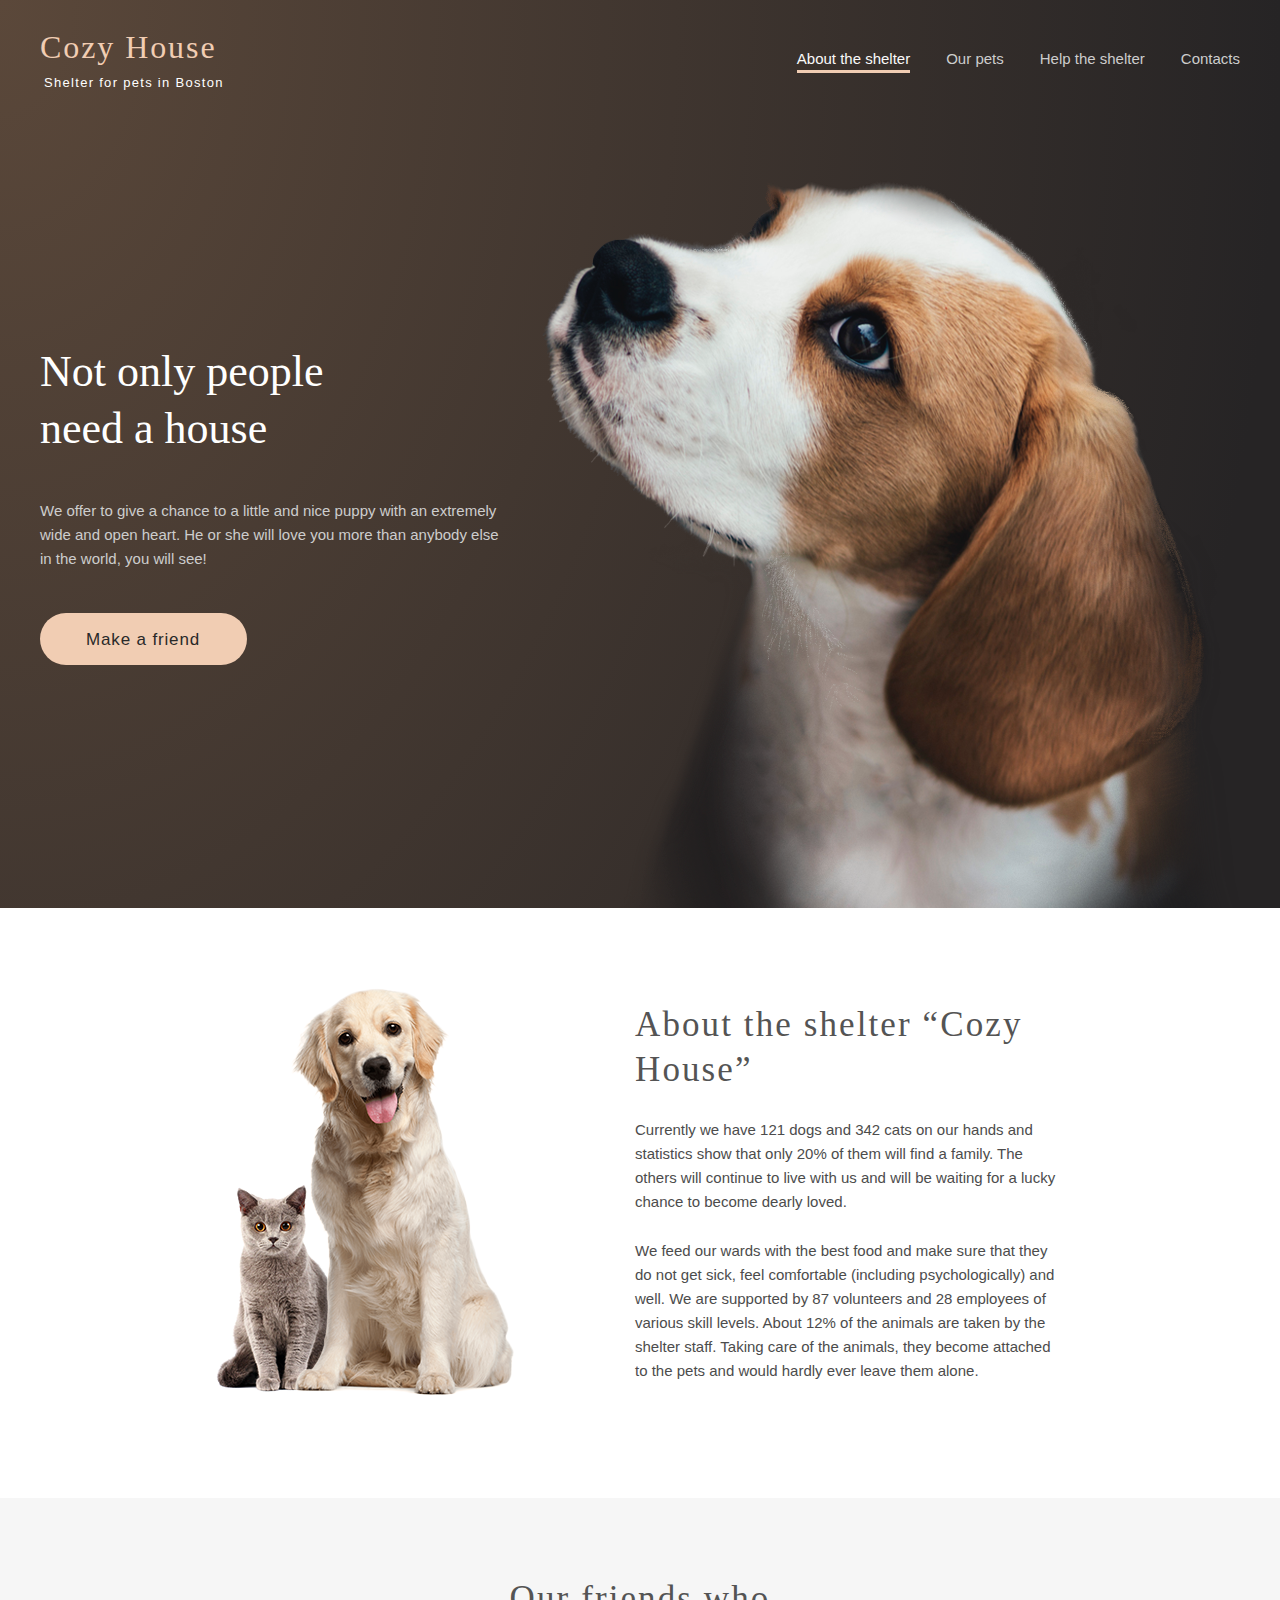
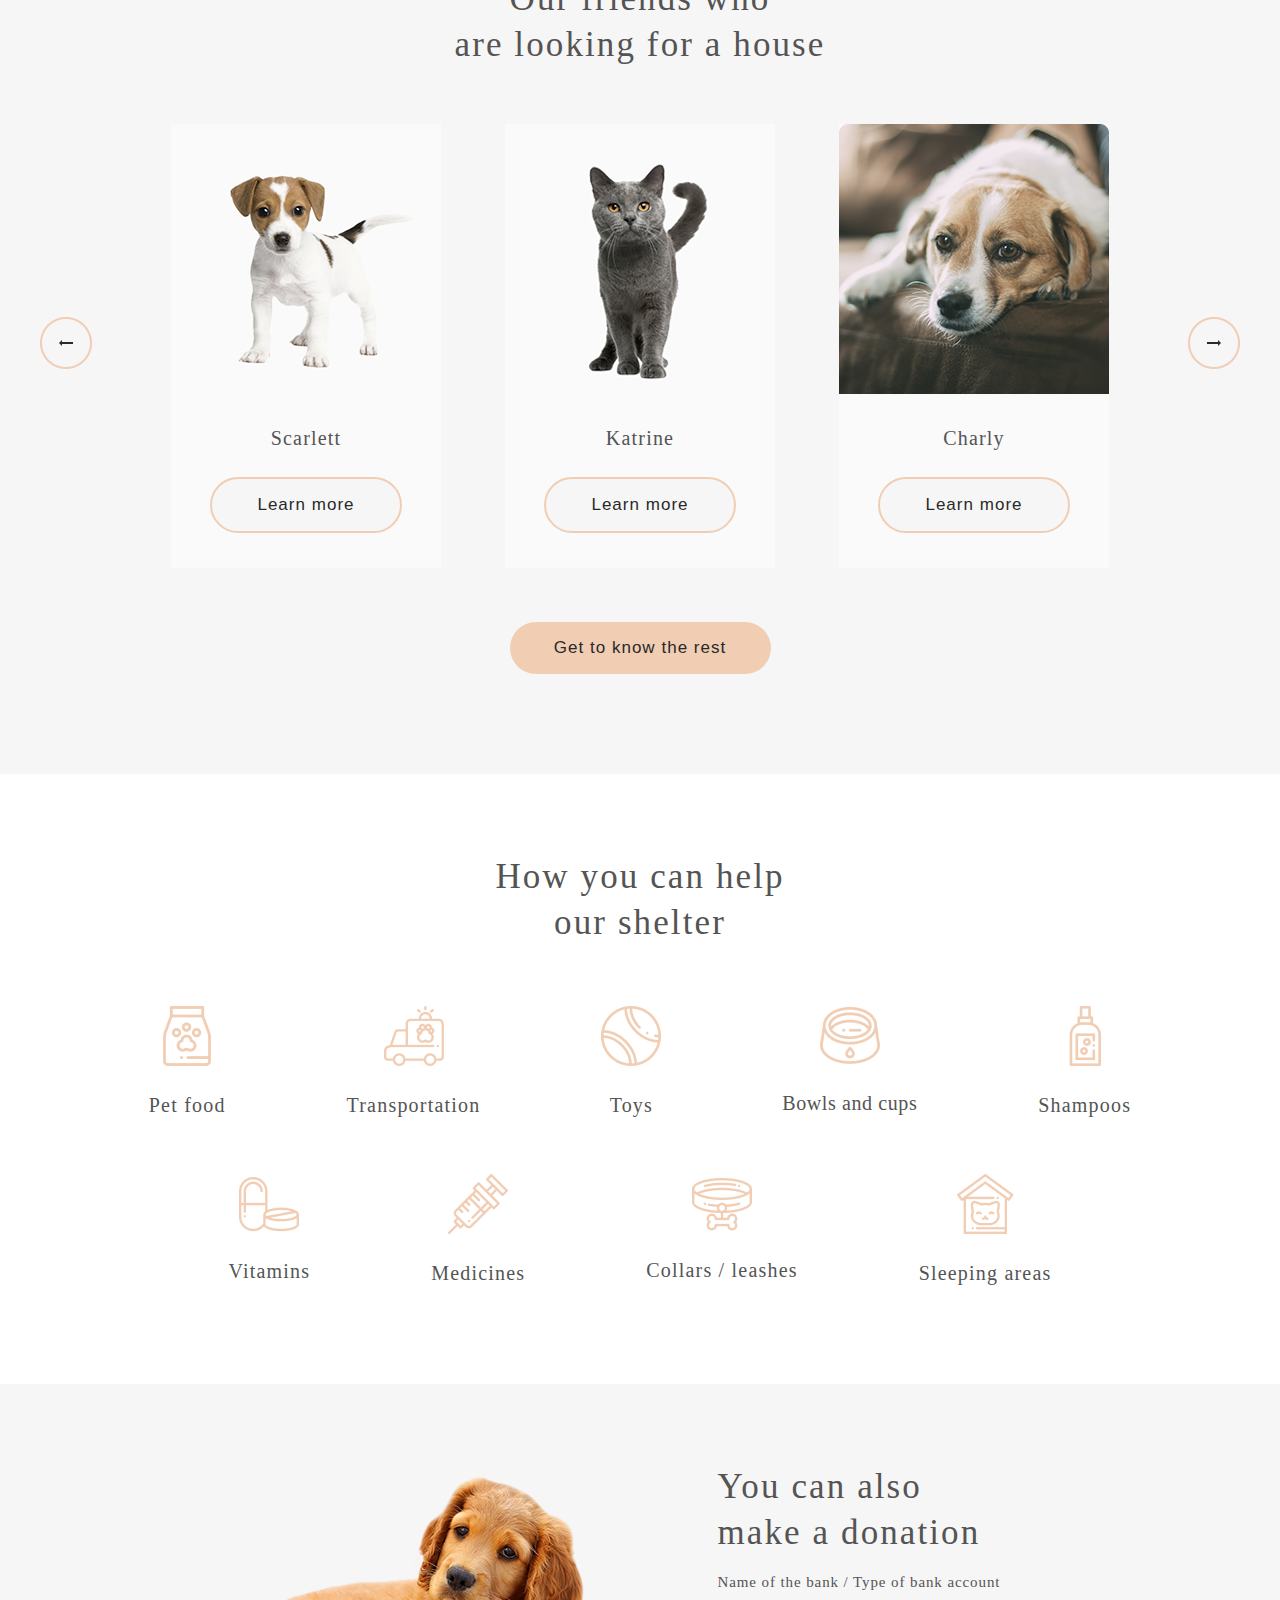
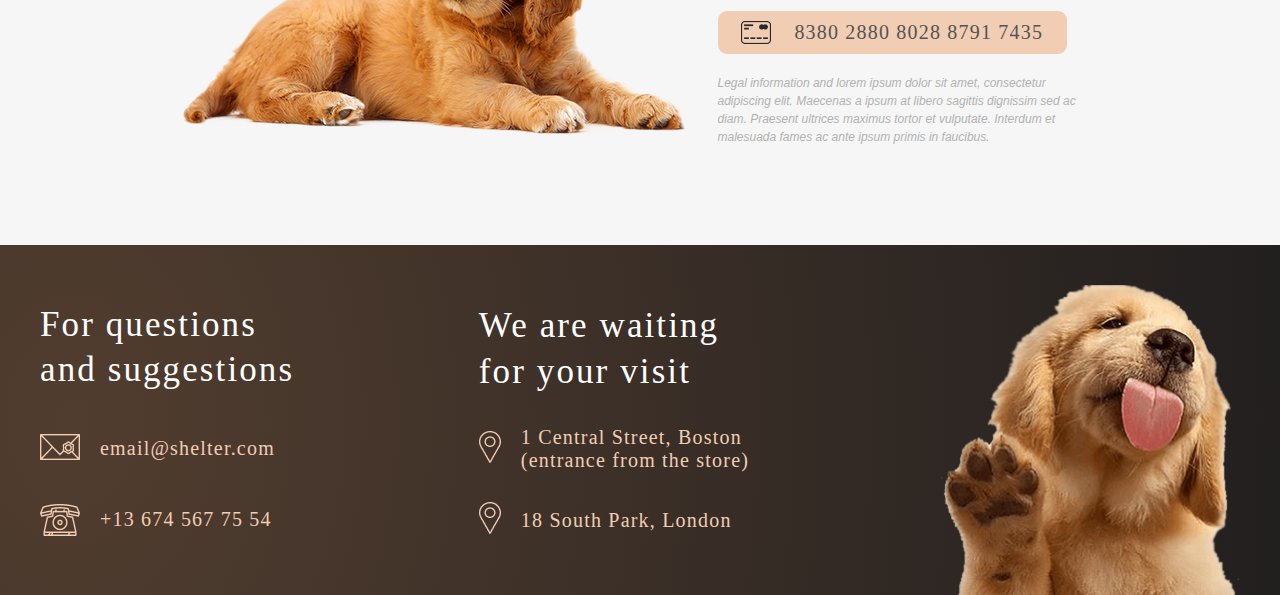
<file: index.html>
<!DOCTYPE html>
<html lang="en">

<head>
    <title>Shelter</title>
    <meta charset="UTF-8">
    <link rel="stylesheet" href="styles/style.css">
    <meta name="viewport" content="width=device-width, initial-scale=1">
    <link type="Image/x-icon" href="assets/icons8-dog-16.png" rel="icon">
</head>

<body class="body">
    <div class="header-container">
        <header class="header">
            <div class="header-wrapper">
                <div class="header-topbar">
                    <div class="header-logo">
                        <div class="header-logo__text" id="link-text-color" onclick="cozyAlert()">Cozy House</div>
                        <div class="header-logo__comment">Shelter for pets in Boston</div>
                    </div>
                </div>
                <div class="header-burger" id="burger">
                    <span class="line1"></span>
                    <span class="line2"></span>
                    <span class="line3"></span>
                </div>
                <div class="header-navy">
                    <nav class="nav">
                        <ul class="nav-list">
                            <li class="nav-item"><a id="about-shelter">About the shelter</a></li>
                            <li class="nav-item"><a href="pets.html">Our pets</a></li>
                            <li class="nav-item"><a href="#help">Help the shelter</a></li>
                            <li class="nav-item"><a href="#footer">Contacts</a></li>
                        </ul>
                    </nav>
                </div>
            </div>
        </header>
        <section class="notOnly">
            <div class="notOnly-container">
                <div class="notOnly-content">
                    <h1 class="notOnly-h1">
                        Not only people<br>
                        need a house
                    </h1>
                    <p class="notOnly-p">We offer to give a chance to a little and nice puppy with an extremely
                        wide and open heart.
                        He or she will love you more than anybody else
                        in the world, you will see!</p>
                    <button class="button" id="notOnly-button" onclick="document.location='#ourFriends'">Make a
                        friend</button>
                </div>
                <div class="notOnly-image">
                    <img src="assets/start-screen-puppy.png" alt="puppy-image">
                </div>
            </div>
        </section>
    </div>
    <section class="about">
        <div class="container">
            <div class="about-image">
                <img class="about-image__pets" src="assets/about-pets.png" alt="about pets">
            </div>
            <div class="about-content">
                <h2 class="about-h2">
                    About the shelter “Cozy House”
                </h2>
                <p class="about-p">
                    Currently we have 121 dogs and 342 cats on our hands and statistics show that only 20% of them will
                    find a family.
                    The others will continue to live with us and will be waiting for a lucky chance to become dearly
                    loved.
                </p>
                <p class="about-p">
                    We feed our wards with the best food and make sure that they do not get sick, feel comfortable
                    (including psychologically) and well.
                    We are supported by 87 volunteers and 28 employees of various skill levels.
                    About 12% of the animals are taken by the shelter staff.
                    Taking care of the animals, they become attached to the pets and would hardly ever leave them alone.
            </div>
        </div>
    </section>
    <section class="ourFriends" id="ourFriends">
        <div class="ourFriends-container">
            <div class="ourFriends-head">
                <h2 class="ourFriends-h2">
                    Our friends who<br>are looking for a house
                </h2>
            </div>
            <div class="ourFriends-carousel">
                <button class="ourFriends-button" id="leftButton">
                    <img src="assets/button_arrow_left.png" alt="left button">
                </button>

                <div class="ourFriends-content" id="ourFriends-content">
                </div>

                <button class="ourFriends-button" id="rightButton">
                    <img src="assets/button_arrow_right.png" alt="right button">
                </button>
            </div>
            <div class="ourFriends-footer__button">
                <button class="button" id="getToKnow-button" onclick="document.location='pets.html'">Get to know the
                    rest</button>
            </div>
        </div>
    </section>
    <section class="help" id="help">
        <div class="help-container">
            <h2 class="help-h2">How you can help<br>our shelter</h2>
            <div class="help-icon__content">
                <div class="help-item">
                    <img id="petFood" src="assets/petfood.png" alt="petfood">
                    <p class="help-icon__p">Pet food</p>
                </div>
                <div class="help-item">
                    <img src="assets/transportation.png" alt="transportation">
                    <p class="help-icon__p">Transportation</p>
                </div>
                <div class="help-item">
                    <img src="assets/toys.png" alt="toys">
                    <p class="help-icon__p">Toys</p>
                </div>
                <div class="help-item">
                    <img src="assets/bowls-and-cups.png" alt="bowls-and-cups">
                    <p class="help-icon__p bowls">Bowls and cups</p>
                </div>
                <div class="help-item">
                    <img id="shampoos" src="assets/shampoos.png" alt="shampoos">
                    <p class="help-icon__p">Shampoos</p>
                </div>

                <div class="help-item">
                    <img id="vitamins" src="assets/vitamins.png" alt="vitamins">
                    <p class="help-icon__p">Vitamins</p>
                </div>
                <div class="help-item">
                    <img src="assets/medicines.png" alt="medicines">
                    <p class="help-icon__p">Medicines</p>
                </div>
                <div class="help-item">
                    <img id="collars" src="assets/collars-or-leashes.png" alt="collars-or-leashes">
                    <p class="help-icon__p">Collars / leashes</p>
                </div>
                <div class="help-item">
                    <img id="sleeping-area" src="assets/sleeping-area.png" alt="sleeping-area">
                    <p class="help-icon__p">Sleeping areas</p>
                </div>
            </div>
        </div>
    </section>
    <section class="inAddition">
        <div class="inAddition-container">
            <div class="inAddition-picture">
                <img class="inAddition-image" src="assets/donation-dog.png" alt="donation-dog">
            </div>
            <div class="inAddition-content">
                <h2 class="inAddition-h2">You can also<br>make a donation</h2>
                <p class="inAddition-p">Name of the bank / Type of bank account</p>
                <button class="button" id="inAddition-button" onclick="cardAlert()">
                    <img src="assets/credit-card.png" alt="credit-card">
                    <span class="credit-card-number">8380 2880 8028 8791 7435</span>
                </button>
                <p class="inAddition-p-legalinfo">
                    Legal information and lorem ipsum dolor sit amet, consectetur adipiscing elit.
                    Maecenas a ipsum at libero sagittis dignissim sed ac diam.
                    Praesent ultrices maximus tortor et vulputate.
                    Interdum et malesuada fames ac ante ipsum primis in faucibus.</p>
            </div>
        </div>
    </section>
    <footer class="footer" id="footer">
        <div class="footer-container">
            <div class="footer-content">
                <div class="footer-content__question">
                    <h2 class="footer-h2">
                        For questions and suggestions
                    </h2>
                    <div class="footer-email">
                        <a href="mailto:email@shelter.com">
                            <img class="email" src="assets/mail.png" alt="email"></a>
                        <a href="mailto:email@shelter.com">
                            <p class="footer-p">email@shelter.com</p>
                        </a>
                    </div>
                    <div class="footer-phone">
                        <a href="tel:+1(3674)567-75-54">
                            <img class="phone" src="assets/phone.png" alt="phone"></a>
                        <a href="tel:+1(3674)567-75-54">
                            <p class="footer-p phone-number">+13 674 567 75 54</p>
                        </a>
                    </div>
                </div>
                <div class="footer-content__waiting waiting-left">
                    <h2 class="footer-h2 waiting">
                        We are waiting for your visit
                    </h2>
                    <div class="footer-pin" id="footer-boston-adress">
                        <a href="https://goo.gl/maps/JP4eeMhgh8TqnPFD9" target="_blank">
                            <img class="pin" src="assets/pin.png" alt="pin"></a>
                        <a href="https://goo.gl/maps/JP4eeMhgh8TqnPFD9" target="_blank">
                            <p class="footer-p">1 Central Street, Boston<br>(entrance from the store)</p>
                        </a>
                    </div>
                    <div class="footer-pin" id="footer-london-adress">
                        <a href="https://goo.gl/maps/ATkAMDf9AueqcDBp7" target="_blank">
                            <img class="pin" src="assets/pin.png" alt="pin"></a>
                        <a href="https://goo.gl/maps/ATkAMDf9AueqcDBp7" target="_blank">
                            <p class="footer-p">18 South Park, London</p>
                        </a>
                    </div>
                </div>
            </div>
            <div class="footer-image">
                <img class="footer-puppy" src="assets/footer-puppy.png" alt="footer-puppy">
            </div>
        </div>
    </footer>
    <script src="script/index.js"></script>
    <script type="module" src="script/slider.js"></script>
</body>

</html>
</file>
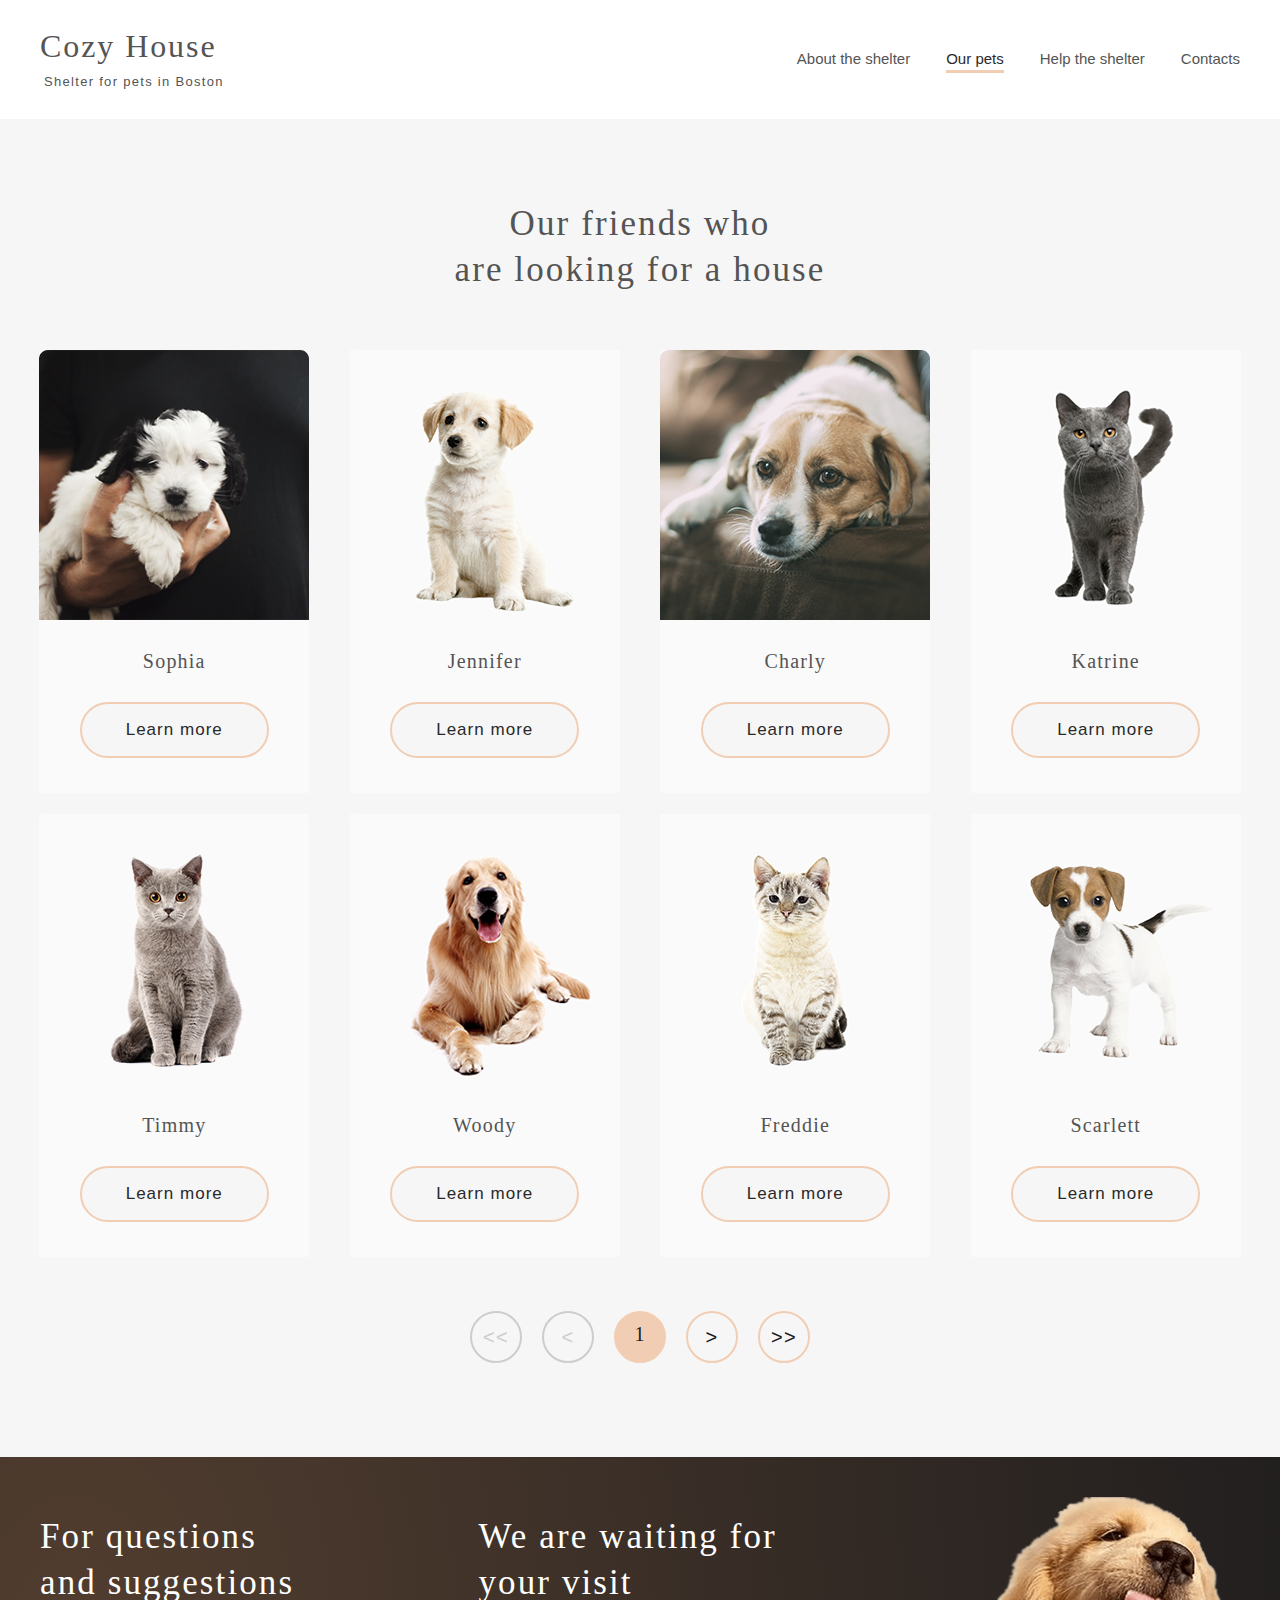
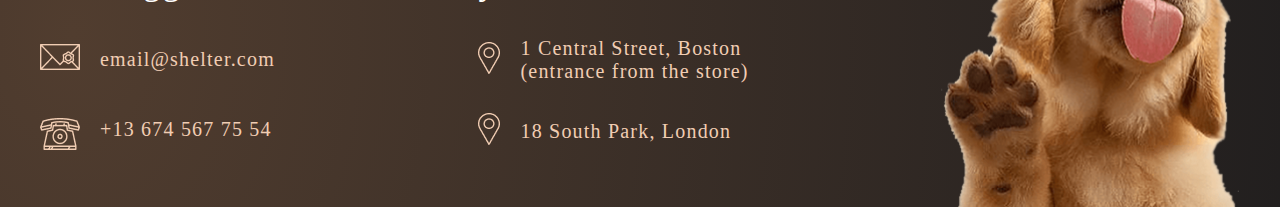
<file: pets.html>
<!DOCTYPE html>
<html lang="en">

<head>
    <title>Our pets</title>
    <meta charset="UTF-8">
    <link rel="stylesheet" href="styles/pets_style.css">
    <meta name="viewport" content="width=device-width, initial-scale=1">
    <link type="Image/x-icon" href="assets/icons8-dog-16.png" rel="icon">
</head>

<body class="body">
    <header class="header">
        <div class="wrapper">
            <div class="header-topbar">
                <div class="header-logo">
                    <div class="header-logo__text"><a href="index.html">Cozy House</a></div>
                    <div class="header-logo__comment"><a href="index.html">Shelter for pets in Boston</a></div>
                </div>
            </div>
            <div class="header-burger" id="burger">
                <span class="line1"></span>
                <span class="line2"></span>
                <span class="line3"></span>
            </div>
            <div class="header-navy">
                <nav class="nav">
                    <ul class="nav-list">
                        <li class="nav-item"><a href="index.html">About the shelter</a></li>
                        <li class="nav-item"><a id="our-pets" href="pets.html">Our pets</a></li>
                        <li class="nav-item"><a href="index.html#help">Help the shelter</a></li>
                        <li class="nav-item"><a href="#footer">Contacts</a></li>
                    </ul>
                </nav>
            </div>
        </div>
    </header>
    <main class="main" id="#main">
        <section class="ourFriends">
            <div class="ourFriends-container">
                <div class="ourFriends-head">
                    <h1 class="ourFriends-h2">
                        Our friends who<br>are looking for a house
                    </h1>
                </div>
                <div class="ourFriends-content" id="ourFriends-content">
                </div>
                <div class="ourFriends-toolbar">
                    <button class="button-toolbar double-left-button disabled">
                        &lt;&lt;
                    </button>
                    <button class="button-toolbar left-button disabled">
                        &lt;
                    </button>
                    <button class="button-toolbar main-button">
                        <span id="main-button">1</span>
                    </button>
                    <button class="button-toolbar right-button">
                        >
                    </button>
                    <button class="button-toolbar double-right-button">
                        >>
                    </button>
                </div>
            </div>
        </section>
    </main>
    <footer class="footer" id="footer">
        <div class="footer-container">
            <div class="footer-content">
                <div class="footer-content__question">
                    <h2 class="footer-h2">
                        For questions and suggestions
                    </h2>
                    <div class="footer-email">
                        <a href="mailto:email@shelter.com">
                            <img class="email" src="assets/mail.png" alt="email"></a>
                        <a href="mailto:email@shelter.com">
                            <p class="footer-p">email@shelter.com</p>
                        </a>
                    </div>
                    <div class="footer-phone">
                        <a href="tel:+1(3674)567-75-54">
                            <img class="phone" src="assets/phone.png" alt="phone"></a>
                        <a href="tel:+1(3674)567-75-54">
                            <p class="footer-p">+13 674 567 75 54</p>
                        </a>
                    </div>
                </div>
                <div class="footer-content__waiting waiting-left">
                    <h2 class="footer-h2 waiting">
                        We are waiting for your visit
                    </h2>
                    <div class="footer-pin" id="footer-boston-adress">
                        <a href="https://goo.gl/maps/JP4eeMhgh8TqnPFD9" target="_blank">
                            <img class="pin" src="assets/pin.png" alt="pin"></a>
                        <a href="https://goo.gl/maps/JP4eeMhgh8TqnPFD9" target="_blank">
                            <p class="footer-p boston">1 Central Street, Boston<br>(entrance from the store)</p>
                        </a>
                    </div>
                    <div class="footer-pin">
                        <a href="https://goo.gl/maps/ATkAMDf9AueqcDBp7" target="_blank">
                            <img class="pin" src="assets/pin.png" alt="pin"></a>
                        <a href="https://goo.gl/maps/ATkAMDf9AueqcDBp7" target="_blank">
                            <p class="footer-p">18 South Park, London</p>
                        </a>
                    </div>
                </div>
            </div>
            <div class="footer-image">
                <img class="footer-puppy" src="assets/footer-puppy.png" alt="footer-puppy">
            </div>
        </div>
    </footer>
    <script src="script/pets.js"></script>
    <script type="module" src="script/pagination.js"></script>
</body>

</html>
</file>
<file: styles/style.css>
* {
    box-sizing: border-box;
    text-decoration: none;
    list-style: none;
    margin: 0px;
    padding: 0px;
}

html {
    scroll-behavior: smooth;
}

body {
    font-family: 'Georgia';
    font-style: normal;
    margin: 0 auto;
}

.header-container {
    background-image: radial-gradient(100% 215.42% at 0% 0%, #5B483A 0%, #262425 100%);
}

.header-wrapper {
    display: flex;
    justify-content: space-between;
    align-items: center;
    padding: 30px 40px 30px 40px;
    font-family: 'Georgia';
    font-style: normal;
    font-weight: 400;
    max-width: 1280px;
    margin: 0 auto;
}

.header-logo__text {
    font-size: 32px;
    line-height: 110%;
    display: flex;
    align-items: center;
    letter-spacing: 0.06em;
    color: #F1CDB3;
    padding-bottom: 10px;
}

.header-logo__comment {
    font-family: 'Arial';
    font-style: normal;
    font-weight: 400;
    font-size: 13px;
    line-height: 15px;
    display: flex;
    align-items: center;
    letter-spacing: 0.1em;
    color: #fff;
    padding-left: 4px;
}

#about-shelter {
    border-bottom: 3px solid #F1CDB3;
    padding-bottom: 3px;
    color: #FAFAFA;
}

.header-navy {
    margin-bottom: 3px;
    display: flex;
    justify-content: flex-end;
    align-items: center;
    list-style: none;
}

.nav {
    display: flex;
    text-align: center;
    justify-content: space-between;
}

.nav-item {
    float: left;
    font-family: 'Arial';
    font-style: normal;
    font-weight: 400;
    font-size: 15px;
    line-height: 160%;
    color: #CDCDCD;
    padding-left: 36px;
}

.header-burger {
    display: none;
    width: 30px;
    height: 22px;
    border: none;
    position: relative;
    z-index: 2;
}

.header-burger span {
    position: absolute;
    width: 30px;
    height: 2px;
    background-color: #F1CDB3;
    transition: transform .5s, opacity .5s, background-color .5s;
}

.header-burger span:nth-child(1) {
    transform: translateY(0px);
}

.header-burger span:nth-child(2) {
    transform: translateY(10px);
}

.header-burger span:nth-child(3) {
    transform: translateY(20px);
}

.header.open .header-burger span:nth-child(1) {
    transform: translateY(0px) rotate(-90deg);
}

.header.open .header-burger span:nth-child(2) {
    transform: translateX(10px) rotate(-90deg);
}

.header.open .header-burger span:nth-child(3) {
    transform: translateX(20px) rotate(-90deg);
}

.header.open .header-burger span {
    background-color: #F1CDB3;
}

a {
    text-decoration: none;
    cursor: pointer;
}

a:link,
a:visited {
    color: #CDCDCD;
    text-decoration: none;
}

#link-text-color {
    color: #F1CDB3;
    cursor: pointer;
}

.nav-list li a:hover {
    border-bottom: 3px solid #F1CDB3;
    ;
    color: #F6F6F6
}

.notOnly-container {
    margin: 0 auto;
    padding: 20px 40px 0px 40px;
    display: flex;
    align-items: center;
    font-family: Georgia, 'Times New Roman', Times, serif;
    font-style: normal;
    font-weight: 400;
    max-width: 1280px;
}

.notOnly-content {
    display: flex;
    flex-direction: column;
    max-width: 460px;
    margin-bottom: 40px;
}

.notOnly-h1 {
    font-size: 44px;
    line-height: 130%;
    font-weight: 400;
    color: #fff;
}

.notOnly-p {
    font-family: 'Arial';
    font-style: normal;
    font-weight: 400;
    font-size: 15px;
    line-height: 160%;
    color: #CDCDCD;
    padding: 42px 0px;
}

.button {
    width: 207px;
    height: 52px;
    background: #F1CDB3;
    border-radius: 100px;
    font-size: 17px;
    line-height: 130%;
    letter-spacing: 0.07em;
    color: #292929;
    cursor: pointer;
    border: 0px;
}

.button a,
.button a:link,
.button a:visited {
    text-decoration: none;
    color: #292929;
}

#notOnly-button {
    padding: 2px 1px 1px 0px;
    letter-spacing: 0.05em;
}

#notOnly-button:hover,
#notOnly-button .button:hover,
#notOnly-button a:hover {
    background: #292929;
    color: #F6F6F6;
    transition: all .5s linear;
    -webkit-transition: all .5s linear;
    -moz-transition: all .5s linear;
}

.notOnly-image {
    width: 100%;
    height: auto;
    padding-top: 40px;
    display: flex;
    justify-content: flex-end;
}

.notOnly-image img {
    max-width: 100%;
}

.about {
    width: 100%;
}

.about-image__pets {
    max-width: 100%;
}

.about-h2 {
    font-size: 35px;
    line-height: 130%;
    letter-spacing: 0.06em;
    color: #545454;
    font-weight: 400;
}

.about-p {
    font-family: 'Arial';
    font-style: normal;
    font-weight: 400;
    font-size: 15px;
    line-height: 160%;
    color: #4C4C4C;
}

.container {
    padding: 80px 215px 102px 215px;
    display: flex;
    justify-content: space-between;
    align-items: center;
    max-width: 1280px;
    margin: 0 auto;
}

.about-image {
    display: flex;
    max-width: 300px;
}

.about-content {
    display: flex;
    flex-direction: column;
    align-content: center;
    align-items: center;
    justify-content: space-between;
    width: 430px;
}

.about-h2 {
    font-weight: 400;
    font-size: 35px;
    line-height: 130%;
    letter-spacing: 0.06em;
    color: #545454;
    padding-right: 19px;
}

.about-p {
    font-family: 'Arial';
    font-style: normal;
    font-weight: 400;
    font-size: 15px;
    line-height: 160%;
    color: #4C4C4C;
    padding-top: 25px;
}

.ourFriends {
    background: #F6F6F6;
    width: 100%;
}

.ourFriends-h2 {
    font-weight: 400;
    font-size: 35px;
    line-height: 130%;
    letter-spacing: 0.06em;
    color: #545454;
    text-align: center;
}

.ourFriends-container {
    padding: 78px 40px 100px;
    max-width: 1280px;
    margin: 0 auto;
}

.ourFriends-carousel {
    width: 100%;
    display: flex;
    justify-content: space-between;
    align-items: center;
}

.ourFriends-content {
    padding: 57px 15px 54px;
    display: flex;
    justify-content: space-evenly;
    align-items: center;
    position: relative;
    cursor: grab;
    overflow: hidden;
    scroll-behavior: smooth;
    width: 100%;
}

.ourFriends-content.dragging {
    scroll-behavior: auto;
    cursor: grabbing;
}

.ourFriends-title {
    font-weight: 400;
    font-size: 20px;
    line-height: 23px;
    letter-spacing: 0.06em;
    color: #545454;
    padding: 29px 0px 27px 0px;
    text-align: center;
}

.ourFriends-card__button {
    font-weight: 400;
    font-size: 17px;
    line-height: 130%;
    letter-spacing: 0.06em;
    color: #292929;
    align-items: center;
    padding: 15px 45px;
    border: 2px solid #F1CDB3;
    border-radius: 100px;
    background: #F6F6F6;
    cursor: pointer;
}

.ourFriends-card:hover {
    transform: scale(1.1);
    transition: all .3s linear;
    -webkit-transition: all .3s linear;
    -moz-transition: all .3s linear;
}

.ourFriends-card {
    display: flex;
    justify-content: space-between;
    align-items: center;
    align-content: center;
    flex-direction: column;
    cursor: pointer;
    padding-bottom: 35px;
    background: #fafafa;
}

.ourFriends-card__button:hover {
    background: #F1CDB3;
    color: #545454;
    transition: all .5s linear;
    -webkit-transition: all .5s linear;
    -moz-transition: all .5s linear;
}

.ourFriends-button {
    cursor: pointer;
}

.ourFriends-button:hover {
    transform: scale(1.1);
    transition: all .3s linear;
    -webkit-transition: all .3s linear;
    -moz-transition: all .3s linear;
}

.popup-bg {
    position: fixed;
    top: 0;
    left: 0;
    width: 100%;
    height: 100vh;
    background: rgba(41, 41, 41, 0.6);
    opacity: 0;
    pointer-events: none;
    transition: 0.5s all;
}

.popup-bg.active {
    opacity: 1;
    pointer-events: all;
    transition: 0.5s all;
}

.popup {
    position: relative;
    left: 50%;
    right: 0%;
    top: 50%;
    bottom: 0%;
    transform: translate(-50%, -50%) scale(0);
    background: #FAFAFA;
    max-width: 900px;
    min-height: 50%;
    padding: 25px;
    transition: 0.5s all;
    display: flex;
    justify-content: space-between;
}

.close-popup {
    position: absolute;
    top: 10px;
    right: 10px;
    color: black;
    font-size: 20px;
}

.popup-image {
    width: 50%;
    padding-right: 50px;
}

.popup-content {
    display: flex;
    flex-direction: column;
    align-items: flex-start;
    justify-content: space-around;
    letter-spacing: 0.06em;
    color: #000;
    font-family: 'Georgia';
}

.popup-h {
    font-size: 35px;
    line-height: 130%;
    padding-bottom: 25px;
}

.type,
.breed {
    font-size: 20px;
    line-height: 115%;
}

.description {
    font-size: 15px;
    line-height: 110%;
}

.age,
.inoculations,
.diseases,
.parasites {
    font-weight: 700;
    font-size: 15px;
    line-height: 110%;
}

.popup.active {
    transform: translate(-50%, -50%) scale(1);
    transition: 0.5s all;
}

#getToKnow-button {
    width: 261px;
    height: 52px;
    letter-spacing: 0.06em;
}

#getToKnow-button:hover {
    background: #545454;
    color: #fff;
    transition: all .5s linear;
    -webkit-transition: all .5s linear;
    -moz-transition: all .5s linear;
}

.ourFriends-footer__button {
    display: flex;
    align-items: center;
    justify-content: space-around;
}

#jennifer {
    padding-bottom: 35px;
}

.ourFriends-button {
    border: transparent;
    background: transparent;
}

.help {
    width: 100%;
}

.help-container {
    padding: 80px 67px 43px;
    max-width: 1280px;
    margin: 0 auto;
}

.help-h2 {
    font-weight: 400;
    font-size: 35px;
    line-height: 130%;
    letter-spacing: 0.06em;
    color: #545454;
    text-align: center;
    padding-bottom: 59px;
}

.help-icon__content {
    display: flex;
    justify-content: center;
    align-items: center;
    flex-direction: row;
    flex-wrap: wrap;
}

.help-icon__p {
    font-weight: 400;
    font-size: 20px;
    line-height: 115%;
    letter-spacing: 0.06em;
    color: #545454;
    text-align: center;
}

.help-item {
    display: flex;
    flex-direction: column;
    align-items: center;
    padding: 0.1rem 3.78rem 3.5rem;
}

.help-item img {
    padding-bottom: 28px;
}

.bowls {
    letter-spacing: 0.03em;
}

.inAddition {
    background: #F6F6F6;
    width: 100%;
}

.inAddition-container {
    padding: 91px 183px 99px 183px;
    display: flex;
    justify-content: space-between;
    flex-direction: row;
    max-width: 1280px;
    margin: 0 auto;
}

.inAddition-content {
    display: flex;
    flex-direction: column;
    width: 71%;
}

.inAddition-picture {
    width: 100%;
    height: auto;
    display: flex;
    align-items: flex-start;
}

.inAddition-image {
    max-width: 100%;
    height: auto;
}

.inAddition-h2 {
    font-weight: 400;
    font-size: 35px;
    line-height: 130%;
    letter-spacing: 0.06em;
    color: #545454;
    margin-top: -11px;
    padding-bottom: 19px;
}

.inAddition-p {
    font-weight: 400;
    font-size: 15px;
    line-height: 110%;
    letter-spacing: 0.06em;
    color: #545454;
    padding-bottom: 20px;
}

#inAddition-button {
    font-family: 'Georgia';
    font-style: normal;
    font-size: 20px;
    line-height: 115%;
    letter-spacing: 0.06em;
    color: #545454;
    width: 92%;
    border-radius: 9px;
    display: flex;
    justify-content: space-evenly;
    align-items: center;
    text-align: center;
    cursor: pointer;
    height: 43px;
}

#inAddition-button:hover {
    background: #fff;
    color: #545454;
    transform: scale(1.2);
    transition: all .5s linear;
    -webkit-transition: all .5s linear;
    -moz-transition: all .5s linear;
}

.inAddition-p-legalinfo {
    font-family: 'Arial';
    font-style: italic;
    font-weight: 400;
    font-size: 12px;
    line-height: 18px;
    color: #B2B2B2;
    padding-top: 20px;
}

.footer {
    background: radial-gradient(110.67% 538.64% at 5.73% 50%, #513D2F 0%, #1A1A1C 100%), #211F20;
    width: 100%;
}

.footer-container {
    padding: 40px 40px 0px 40px;
    display: flex;
    align-items: flex-start;
    justify-content: space-between;
    max-width: 1280px;
    margin: 0 auto;
}

.footer-content {
    display: flex;
    justify-content: space-between;
    width: 69%;
}

.footer-content__question,
.footer-content__waiting {
    display: flex;
    flex-direction: column;
    justify-content: center;
    align-items: flex-start;
    padding-top: 17px;
}

.footer-content__question {
    width: 34%;
}

.waiting-left {
    width: 47%;
}

.footer-h2 {
    font-weight: 400;
    font-size: 35px;
    line-height: 130%;
    letter-spacing: 0.06em;
    color: #FFFFFF;
    padding-bottom: 41px;
}

.footer-email,
.footer-pin {
    display: flex;
    justify-content: center;
    align-items: center;
}

.footer-phone {
    display: flex;
    padding-top: 40px;
}

.email {
    width: 40px;
    height: 26px;
    background: transparent;
    margin-right: 20px;
}

.footer-p {
    font-weight: 400;
    font-size: 20px;
    line-height: 115%;
    letter-spacing: 0.06em;
    color: #F1CDB3;
}

.phone {
    width: 40px;
    height: 32px;
    background: transparent;
    margin-right: 20px;
}

.phone-number {
    margin-top: 4px;
}

.footer-puppy {
    max-width: 100%;
}

.footer-image {
    display: flex;
}

#footer-boston-adress {
    display: flex;
    align-items: center;
    justify-content: space-evenly;
    padding-bottom: 30px;
}

.pin {
    padding-right: 20px;
}

.waiting {
    padding-bottom: 32px;
    width: 70%;
}

@media (max-width: 1070px) {
    .header-wrapper {
        padding: 30px;
    }

    .header-logo__text {
        font-weight: 400;
        font-size: 32px;
        line-height: 110%;
        letter-spacing: 0.06em;
        color: #F1CDB3;
    }

    .nav-item {
        float: left;
        font-family: 'Arial';
        font-style: normal;
        font-weight: 400;
        font-size: 15px;
        line-height: 160%;
        color: #CDCDCD;
        padding-left: 36px;
    }

    .notOnly {
        padding: 30px 40px 0px 40px;
        display: flex;
        flex-direction: column;
        background-image: radial-gradient(100% 215.42% at 0% 0%, #5B483A 0%, #262425 100%);
    }

    .notOnly-container {
        padding: 0px;
        flex-direction: column;
    }

    .notOnly-content {
        display: flex;
        flex-direction: column;
        align-items: flex-start;
    }

    #notOnly-button {
        margin-left: 126px;
    }

    .notOnly-image img {
        width: 82.6%;
    }

    .notOnly-image {
        padding-top: 60px;
        margin-left: 20px;
    }

    .container {
        flex-direction: column-reverse;
        padding-bottom: 99px;
    }

    .about-image {
        padding-top: 80px;
    }

    .ourFriends-container {
        padding: 80px 30px 99px 30px;
    }

    #woody {
        display: none;
    }

    .ourFriends-content {
        padding: 56px 25px 54px;
        justify-content: space-between;
    }

    .ourFriends-title {
        padding-bottom: 28px;
    }

    .help-icon__content {
        display: grid;
        grid-template-columns: repeat(3, 1fr);
        grid-gap: 0.7rem 3.6rem;
    }

    .help-item {
        padding: 0.1rem 0rem 2.8rem;
    }

    .bowls {
        letter-spacing: 0.06em;
    }

    .help {
        padding-bottom: 13px;
    }

    .inAddition {
        flex-direction: column-reverse;
        align-items: center;
    }

    .inAddition-container {
        padding: 91px 117px 100px;
        flex-direction: column-reverse;
        align-items: center;
    }

    .inAddition-content {
        width: 65%;
    }

    .inAddition-p-legalinfo {
        padding-bottom: 60px;
    }

    .inAddition-image {
        padding-left: 15px;
    }

    .footer-container {
        flex-direction: column;
        align-items: center;
        padding-top: 30px;
    }

    .footer-content {
        width: 93%;
        padding-bottom: 62px;
    }

    .footer-content__question {
        width: 45%;
    }

    .waiting {
        width: 87%;
    }

    .waiting-left {
        width: 47%;
    }

    .footer-content__question,
    .footer-content__waiting {
        padding-top: 0px;
    }
}

@media (max-width: 767px) {
    .header-wrapper {
        padding: 30px 20px;
    }

    .header-burger {
        display: block;
    }

    .header-burger .open {
        display: none;
    }

    .header-navy {
        display: none;
    }

    .nav {
        position: absolute;
        right: -100%;
        top: 0;
        background-color: transparent;
        padding: 10px 60px 40px 20px;
        width: 270px;
        display: block;
        transition: transform .5s;
        animation: shows 1s;
    }

    .nav-list {
        display: block;
    }

    nav ul li {
        padding: 10px 0px;
    }

    @keyframes shows {
        from {
            opacity: 0;
        }

        to {
            opacity: 1;
        }
    }

    .header.open .nav {
        transform: translateX(100%);
        background-color: #292929;
        right: 100%;
        width: 100%;
        padding: 248px 35px;
        animation: shows 2s;
        display: flex;
        flex-direction: column;
        justify-content: center;
        align-items: center;
        z-index: 0;
    }

    .header.open .header-navy {
        display: flex;
        justify-content: flex-end;
        align-items: center;
        list-style: none;
    }

    .header.open .header-wrapper {
        justify-content: flex-end;
        padding: 40px 32px 40px 20px;
    }

    .header.open .nav-list {
        display: flex;
        flex-direction: column;
        align-items: center;
    }

    .header.open nav ul li {
        padding: 0px 0px 40px;
        font-size: 32px;
    }

    .header.open #about-shelter {
        padding-bottom: 8px;
    }

    .header.open .about {
        opacity: 0.6;
    }

    .header.open .ourFriends-content {
        display: none;
    }

    #jennifer {
        display: none;
    }

    #woody {
        display: none;
    }

    .help-icon__content {
        display: grid;
        grid-template-columns: repeat(3, 1fr);
        grid-gap: 0.7rem 3.6rem;
    }

    .about-content {
        width: 100%;
    }

    .notOnly {
        padding: 30px 10px 0px;
    }

    .notOnly-h1 {
        font-size: 25px;
        letter-spacing: 0.06em;
    }

    .notOnly-content {
        align-items: center;
        text-align: center;
        margin: 0px;
    }

    #notOnly-button {
        margin: 0;
    }

    .notOnly-image {
        margin: 0;
        padding-top: 105px;
    }

    .notOnly-image img {
        width: 86.3%;
    }

    .container {
        padding: 42px 25px 42px;
        flex-direction: column-reverse;
    }

    .about-h2 {
        font-size: 25px;
        text-align: center;
        padding: 0px;
        width: 95%;
    }

    .about-p {
        text-align: justify;
        padding-top: 24px;
    }

    .about-image {
        padding-top: 42px;
    }

    .about-image__pets {
        width: 100%;
        height: 353.6px;
    }

    .ourFriends-carousel {
        flex-wrap: wrap;
        justify-content: space-evenly;
    }

    .ourFriends-h2 {
        font-size: 25px;
    }

    .ourFriends-container {
        padding: 41px 0px 42px;
    }

    .ourFriends-content {
        flex-direction: column;
        padding-top: 37px;
        padding-bottom: 4px;
        justify-content: flex-end;
    }

    .ourFriends-buttons {
        justify-content: space-evenly;
    }

    #leftButton {
        order: 1;
    }

    #rightButton {
        order: 2;
    }

    .ourFriends-card {
        padding-right: 0px;
    }

    .ourFriends-item__button {
        padding-bottom: 68px;
    }

    .popup-image {
        display: flex;
        flex-direction: column;
        align-items: stretch;
        width: 60%;
        padding: 0px;
    }

    .popup.active {
        transform: translate(-50%, -50%) scale(1);
        transition: 0.5s all;
        display: flex;
        flex-direction: column;
        align-items: center;
    }

    .help-container {
        padding: 41px 0px 0px;
    }

    .help-h2 {
        font-size: 25px;
        padding-bottom: 40px;
    }

    .help-icon__p {
        font-size: 15px;
    }

    .help-item img {
        padding-bottom: 20px;
    }

    .help-item {
        padding: 0px 0px 30px;
    }

    .inAddition {
        padding: 0px;
    }

    .inAddition-container {
        padding: 54px 10px 42px;
    }

    .inAddition-h2 {
        font-size: 25px;
        text-align: center;
        padding-bottom: 22px;
    }

    .inAddition-content {
        width: 100%;
        align-items: center;
    }

    .inAddition-p {
        letter-spacing: 0;
        padding-bottom: 24px;
    }

    #inAddition-button {
        width: 45%;
        font-size: 15px;
    }

    .inAddition-p-legalinfo {
        text-align: justify;
        padding: 20px 10px 40px;
    }

    .inAddition-image {
        padding: 0px;
        max-width: 88%;
    }

    .inAddition-picture {
        justify-content: center;
    }

    .footer-container {
        padding: 30px 5px 0px;
    }

    .footer-h2 {
        font-size: 25px;
        text-align: center;
    }

    .footer-content {
        width: 100%;
        flex-direction: column;
        padding-bottom: 0px;
    }

    .footer-content__question {
        width: 100%;
    }

    .footer-content__question {
        align-items: center;
    }

    .waiting-left {
        width: 100%;
        padding: 37px 3px 0px;
        align-items: center;
    }

    .waiting {
        padding: 0px 5px 40px;

    }

    .pin {
        padding-right: 20px;
    }

    .footer-image {
        padding-top: 40px;
        justify-content: center;
    }

    .footer-puppy {
        width: 86.6%;
    }

    #footer-boston-adress {
        padding-bottom: 38px;
        width: 100%;
        justify-content: center;
    }

    .footer-p {
        letter-spacing: 0.07em;
    }

    #footer-london-adress {
        width: 100%;
        justify-content: center;
    }
}

@media (max-width: 410px) {
    .help-icon__content {
        display: grid;
        grid-template-columns: repeat(2, 1fr);
        grid-gap: 0rem 0rem;
    }
}

@media (max-width: 320px) {
    .ourFriends-title {
        padding-bottom: 28px;
        padding-top: 25px;
    }

    .ourFriends-footer__button {
        padding-top: 36px;
    }

    .ourFriends-content {
        padding-top: 41px;
    }

    #shampoos {
        max-width: 26px;
    }

    #petFood {
        max-width: 40px;
    }

    #collars {
        padding-bottom: 26px;
    }

    #sleeping-area {
        padding-bottom: 13px;
    }

    #vitamins {
        padding-bottom: 24px;
    }

    .help {
        padding-bottom: 10px;
    }

    .help-item img {
        width: 32%
    }

    #footer-boston-adress {
        padding-bottom: 38px;
        width: 100%;
        justify-content: flex-start;
    }

    #footer-london-adress {
        width: 100%;
        justify-content: flex-start;
    }
}

@media (max-width: 608px) {
    #inAddition-button {
        width: 75%;
        font-size: 13px;
    }
}
</file>
<file: styles/pets_style.css>
* {
    box-sizing: border-box;
    text-decoration: none;
    list-style: none;
    margin: 0px;
    padding: 0px;
}

html {
    scroll-behavior: smooth;
}

body {
    font-family: 'Georgia';
    font-style: normal;
}

.header {
    background: #fff;
    width: 100%;
}

.wrapper {
    max-width: 1280px;
    margin: 0 auto;
    display: flex;
    justify-content: space-between;
    align-items: center;
    padding: 29px 40px 30px 40px;
    font-family: 'Georgia';
    font-style: normal;
    font-weight: 400;
}

.header-logo__text {
    font-size: 32px;
    line-height: 110%;
    display: flex;
    align-items: center;
    letter-spacing: 0.06em;
    color: #545454;
    padding-bottom: 10px;
}

.header-logo__comment {
    font-family: 'Arial';
    font-style: normal;
    font-weight: 400;
    font-size: 13px;
    line-height: 15px;
    display: flex;
    align-items: center;
    letter-spacing: 0.1em;
    color: #292929;
    padding-left: 4px;
}

.header-navy {
    display: flex;
    justify-content: flex-end;
    align-items: center;
    list-style: none;
}

.nav {
    display: flex;
    text-align: center;
    justify-content: space-between;
}

.nav-item {
    float: left;
    font-family: 'Arial';
    font-style: normal;
    font-weight: 400;
    font-size: 15px;
    line-height: 160%;
    color: #545454;
    padding-left: 36px;
}

#our-pets {
    border-bottom: 3px solid #F1CDB3;
    color: #292929;
    padding-bottom: 3px;
}

a {
    text-decoration: none;
    cursor: pointer;
}

a:link,
a:visited {
    color: #545454;
    text-decoration: none;
}

.nav-list li a:hover {
    border-bottom: 3px solid #F1CDB3;
    ;
    color: #F1CDB3;
}

.ourFriends {
    background: #F6F6F6;
    width: 100%;
}

.ourFriends-h2 {
    font-weight: 400;
    font-size: 35px;
    line-height: 130%;
    letter-spacing: 0.06em;
    color: #545454;
    text-align: center;
}

.ourFriends-container {
    padding: 82px 19px 94px 19px;
    max-width: 1280px;
    margin: 0 auto;
}

.ourFriends-content {
    padding-top: 58px;
    padding-bottom: 54px;
    display: grid;
    justify-content: space-around;
    align-items: center;
    justify-items: center;
    flex-wrap: wrap;
    grid-template-columns: repeat(4, 1fr);
    grid-gap: 1.3rem 0rem;
}

.ourFriends-item img {
    transition: all .3s;
    width: 100%;
}

.ourFriends-card:hover {
    transform: scale(1.1);
    transition: all .3s linear;
    -webkit-transition: all .3s linear;
    -moz-transition: all .3s linear;
}

.ourFriends-title {
    font-weight: 400;
    font-size: 20px;
    line-height: 23px;
    letter-spacing: 0.06em;
    color: #545454;
    padding: 26px 0px 29px 0px;
    text-align: center;
}

.ourFriends-card__button {
    font-weight: 400;
    font-size: 17px;
    line-height: 130%;
    letter-spacing: 0.06em;
    color: #292929;
    align-items: center;
    padding: 15px 43px;
    border: 2px solid #F1CDB3;
    border-radius: 100px;
    background: #F6F6F6;
    cursor: pointer;
}

.ourFriends-card__button:hover {
    background: #F1CDB3;
    color: #545454;
    transition: all .5s linear;
    -webkit-transition: all .5s linear;
    -moz-transition: all .5s linear;
}

.ourFriends-item__button {
    width: 70%;
}

.ourFriends-card__button {
    width: 100%;
}

.ourFriends-card {
    display: flex;
    justify-content: space-between;
    align-items: center;
    align-content: center;
    flex-direction: column;
    cursor: pointer;
    padding-bottom: 35px;
    background: #fafafa;
}

.ourFriends-button {
    padding-top: 35px;
    border: transparent;
    background: transparent;
}

.ourFriends-toolbar {
    display: flex;
    gap: 20px;
    justify-content: center;
}

.button-toolbar {
    border: transparent;
    background: transparent;
    width: 52px;
    height: 52px;
    border: 2px solid #F1CDB3;
    border-radius: 100px;
    cursor: pointer;
    font-size: 20px;
    line-height: 115%;
    display: flex;
    justify-content: center;
    align-items: center;
    letter-spacing: 0.06em;
    color: #1A1A1C;
}

.main-button {
    background-color: #F1CDB3;
    display: flex;
    justify-content: center;
    align-items: center;
    border-radius: 50%;
    width: 52px;
    height: 52px;
    font-size: 20px;
    line-height: 115%;
    font-family: 'Georgia';
}

.left-button,
.double-left-button {
    background-color: #F6F6F6;
    display: flex;
    justify-content: center;
    align-items: center;
    border-radius: 50%;
    width: 52px;
    height: 52px;
    border: 2px solid #F1CDB3;
}

.main-button {
    padding: 0px 20px 5px;
}

.right-button:hover {
    transform: scale(1.1);
    transition: all .2s linear;
    -webkit-transition: all .2s linear;
    -moz-transition: all .2s linear;
}

.double-right-button:hover {
    transform: scale(1.1);
    transition: all .2s linear;
    -webkit-transition: all .2s linear;
    -moz-transition: all .2s linear;
}

.double-left-button:hover {
    cursor: pointer;
    transform: scale(1.1);
    transition: all .2s linear;
    -webkit-transition: all .2s linear;
    -moz-transition: all .2s linear;
}

.left-button:hover {
    cursor: pointer;
    transform: scale(1.1);
    transition: all .2s linear;
    -webkit-transition: all .2s linear;
    -moz-transition: all .2s linear;
}

.ourFriends-toolbar button {
    cursor: pointer;
}

.disabled {
    color: #CDCDCD;
    border: 2px solid #CDCDCD;
    background-color: #F6F6F6;
    cursor: no-drop;
}

.footer {
    background: radial-gradient(110.67% 538.64% at 5.73% 50%, #513D2F 0%, #1A1A1C 100%), #211F20;
    width: 100%;
}

.footer-container {
    padding: 40px 40px 0px 40px;
    display: flex;
    align-items: flex-start;
    justify-content: space-between;
    max-width: 1280px;
    margin: 0 auto;
}

.footer-content {
    display: flex;
    justify-content: space-between;
    width: 63%;
}

.footer-content__question,
.footer-content__waiting {
    display: flex;
    flex-direction: column;
    align-items: flex-start;
    padding-top: 17px;
}

.footer-content__question {
    width: 37%;
}

.waiting-left {
    width: 42%;
}

.footer-h2 {
    font-weight: 400;
    font-size: 35px;
    line-height: 130%;
    letter-spacing: 0.06em;
    color: #FFFFFF;
    padding-bottom: 39px;
}

.footer-email,
.footer-pin {
    display: flex;
    justify-content: center;
    align-items: center;
}

.email {
    width: 40px;
    height: 26px;
    background: transparent;
    margin-right: 20px;
}

.footer-phone {
    display: flex;
    align-items: flex-start;
    padding-top: 44px;
}

.footer-p {
    font-weight: 400;
    font-size: 20px;
    line-height: 115%;
    letter-spacing: 0.06em;
    color: #F1CDB3;
}

.phone {
    width: 40px;
    height: 32px;
    background: transparent;
    margin-right: 20px;
}

.footer-puppy {
    max-width: 100%
}

.footer-image {
    display: flex;
}

#footer-boston-adress {
    display: flex;
    align-items: center;
    justify-content: space-evenly;
    padding-bottom: 30px;
}

.pin {
    padding-right: 20px;
}

.waiting {
    padding-bottom: 32px;
}

.popup-bg {
    position: fixed;
    top: 0;
    left: 0;
    width: 100%;
    height: 100vh;
    background: rgba(41, 41, 41, 0.6);
    opacity: 0;
    pointer-events: none;
    transition: 0.5s all;
}

.popup-bg.active {
    opacity: 1;
    pointer-events: all;
    transition: 0.5s all;
}

.popup {
    position: relative;
    left: 50%;
    right: 0%;
    top: 50%;
    bottom: 0%;
    transform: translate(-50%, -50%) scale(0);
    background: #FAFAFA;
    max-width: 900px;
    min-height: 50%;
    padding: 25px;
    transition: 0.5s all;
    display: flex;
    justify-content: space-between;
}

.close-popup {
    position: absolute;
    top: 10px;
    right: 10px;
    color: black;
    font-size: 20px;
}

.popup-image {
    width: 50%;
    padding-right: 50px;
}

.popup-content {
    display: flex;
    flex-direction: column;
    align-items: flex-start;
    justify-content: space-around;
    letter-spacing: 0.06em;
    color: #000;
    font-family: 'Georgia';
}

.popup-h {
    font-size: 35px;
    line-height: 130%;
    padding-bottom: 25px;
}

.type,
.breed {
    font-size: 20px;
    line-height: 115%;
}

.description {
    font-size: 15px;
    line-height: 110%;
}

.age,
.inoculations,
.diseases,
.parasites {
    font-weight: 700;
    font-size: 15px;
    line-height: 110%;
}

.popup.active {
    transform: translate(-50%, -50%) scale(1);
    transition: 0.5s all;
}

.header-burger {
    display: none;
    width: 30px;
    height: 22px;
    border: none;
    position: relative;
    z-index: 2;
}

.header-burger span {
    position: absolute;
    width: 30px;
    height: 2px;
    background-color: #717171;
    transition: transform .5s, opacity .5s, background-color .5s;
}

.header-burger span:nth-child(1) {
    transform: translateY(0px);
}

.header-burger span:nth-child(2) {
    transform: translateY(10px);
}

.header-burger span:nth-child(3) {
    transform: translateY(20px);
}

.header.open .header-burger span:nth-child(1) {
    transform: translateY(0px) rotate(-90deg);
}

.header.open .header-burger span:nth-child(2) {
    transform: translateX(10px) rotate(-90deg);
}

.header.open .header-burger span:nth-child(3) {
    transform: translateX(20px) rotate(-90deg);
}

.header.open .header-burger span {
    background-color: #717171;
}

@media (max-width: 820px) {
    .header {
        padding: 29px 30px 30px;
    }

    .header.open .wrapper {
        justify-content: flex-end;
        padding: 0px 32px 40px 20px;
    }

    .wrapper {
        padding: 0px;
    }

    .ourFriends-content {
        display: grid;
        grid-template-columns: repeat(2, 1fr);
        padding-top: 27px;
        padding-bottom: 32px;
    }

    .ourFriends-container {
        padding: 82px 75px 72px;
    }

    .ourFriends-title {
        padding: 27px 0px 29px 0px;
    }

    #scarlett {
        display: none;
    }

    #freddie {
        display: none;
    }

    .footer-container {
        flex-direction: column;
        align-items: center;
        padding-top: 15px;
    }

    .footer-content {
        width: 93%;
    }

    .footer-content__question {
        width: 44%;
    }

    .waiting-left {
        width: 47%;
    }

    .footer-h2 {
        padding-bottom: 40px;
    }

    .footer-email {
        align-items: center;
    }

    .footer-phone {
        padding-top: 40px;
        align-items: center;
    }

    .waiting {
        padding-bottom: 31px;
    }

    #footer-boston-adress {
        padding-bottom: 31px;
        align-items: center;
    }

    .footer-pin {
        align-items: center;
    }

    .footer-image {
        padding-top: 60px;
    }
}

@media (max-width: 767px) {
    .header-burger {
        display: block;
    }

    .header-burger .open {
        display: none;
    }

    .header-navy {
        display: none;
    }

    .nav {
        position: absolute;
        right: -100%;
        top: 0;
        background-color: transparent;
        padding: 10px 60px 40px 20px;
        width: 270px;
        display: block;
        transition: transform .5s;
        animation: shows 1s;
    }

    .header.open .wrapper {
        justify-content: flex-end;
        padding: 0px 32px 40px 20px;
    }

    @keyframes shows {
        from {
            opacity: 0;
        }

        to {
            opacity: 1;
        }
    }

    .nav-list {
        display: block;
    }

    .nav-item {
        float: none;
        font-size: 23px;
        display: block;
    }

    nav ul li {
        padding: 10px 0px;
    }

    .header.open .nav {
        transform: translateX(100%);
        background-color: #fff;
        right: 100%;
        width: 100%;
        padding: 248px 5px;
    }

    .header.open .nav-item {
        padding: 0px 0px 40px;
        font-size: 32px;
    }

    .header.open .header-navy {
        display: flex;
        justify-content: flex-end;
        align-items: center;
        list-style: none;
    }

    .header {
        padding: 31px 20px 30px;
    }

    .header-topbar {
        padding-right: 64px;
    }
}

@media (max-width: 714px) {
    .ourFriends-title {
        padding-bottom: 28px;
    }

    .ourFriends-h2 {
        font-size: 25px;
    }

    .ourFriends-container {
        padding: 42px 10px 40px;
    }

    .ourFriends-content {
        display: grid;
        grid-template-columns: repeat(1, 1fr);
        padding-top: 40px;
        padding-bottom: 35px;
    }

    #sophia {
        display: none;
    }

    #timmy {
        display: none;
    }

    #charly {
        display: none;
    }

    .main-button {
        padding: 0px 10px;
    }

    .popup-image {
        display: flex;
        flex-direction: column;
        align-items: stretch;
        width: 60%;
        padding: 0px;
    }

    .popup.active {
        display: flex;
        flex-direction: column;
        align-items: center;
    }

    .footer-container {
        padding: 14px 5px 0px;
    }

    .footer-h2 {
        font-size: 25px;
        text-align: center;
    }

    .footer-content {
        width: 100%;
        flex-direction: column;
    }

    .footer-content__question {
        width: 100%;
    }

    .footer-content__question {
        align-items: center;
    }

    .waiting-left {
        width: 100%;
        padding: 37px 5px 0px;
        align-items: center;
    }

    .waiting {
        padding: 0px 5px 39px;

    }

    .pin {
        padding-right: 20px;
    }

    .footer-image {
        padding-top: 40px;
        justify-content: center;
    }

    .footer-puppy {
        width: 86.6%;
    }

    #footer-boston-adress {
        padding-bottom: 38px;
        justify-content: center;
    }

    .footer-pin {
        width: 100%;
        padding-right: 5px;
        justify-content: center;
    }
}

@media (max-width: 320px) {
    #footer-boston-adress {
        padding-bottom: 38px;
        justify-content: flex-start;
    }

    .footer-pin {
        width: 100%;
        padding-right: 5px;
        justify-content: flex-start;
    }
}
</file>
